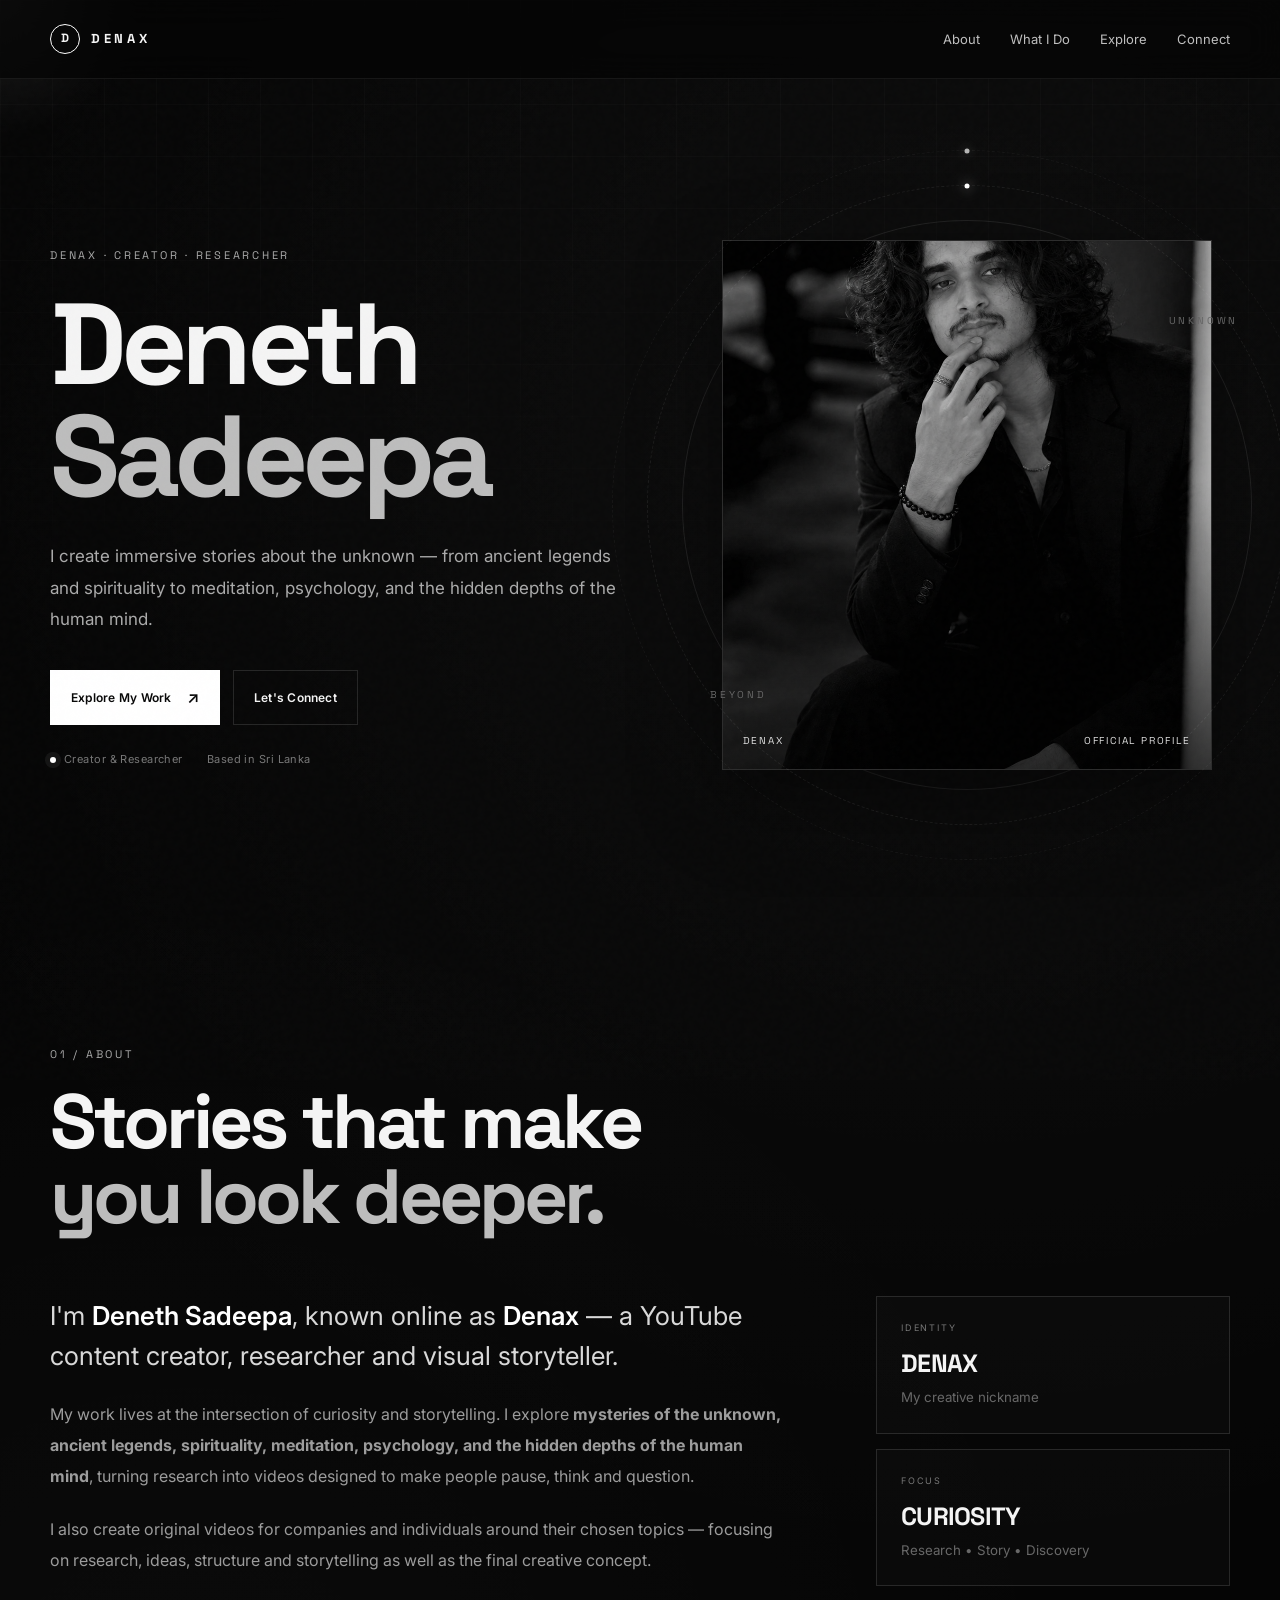
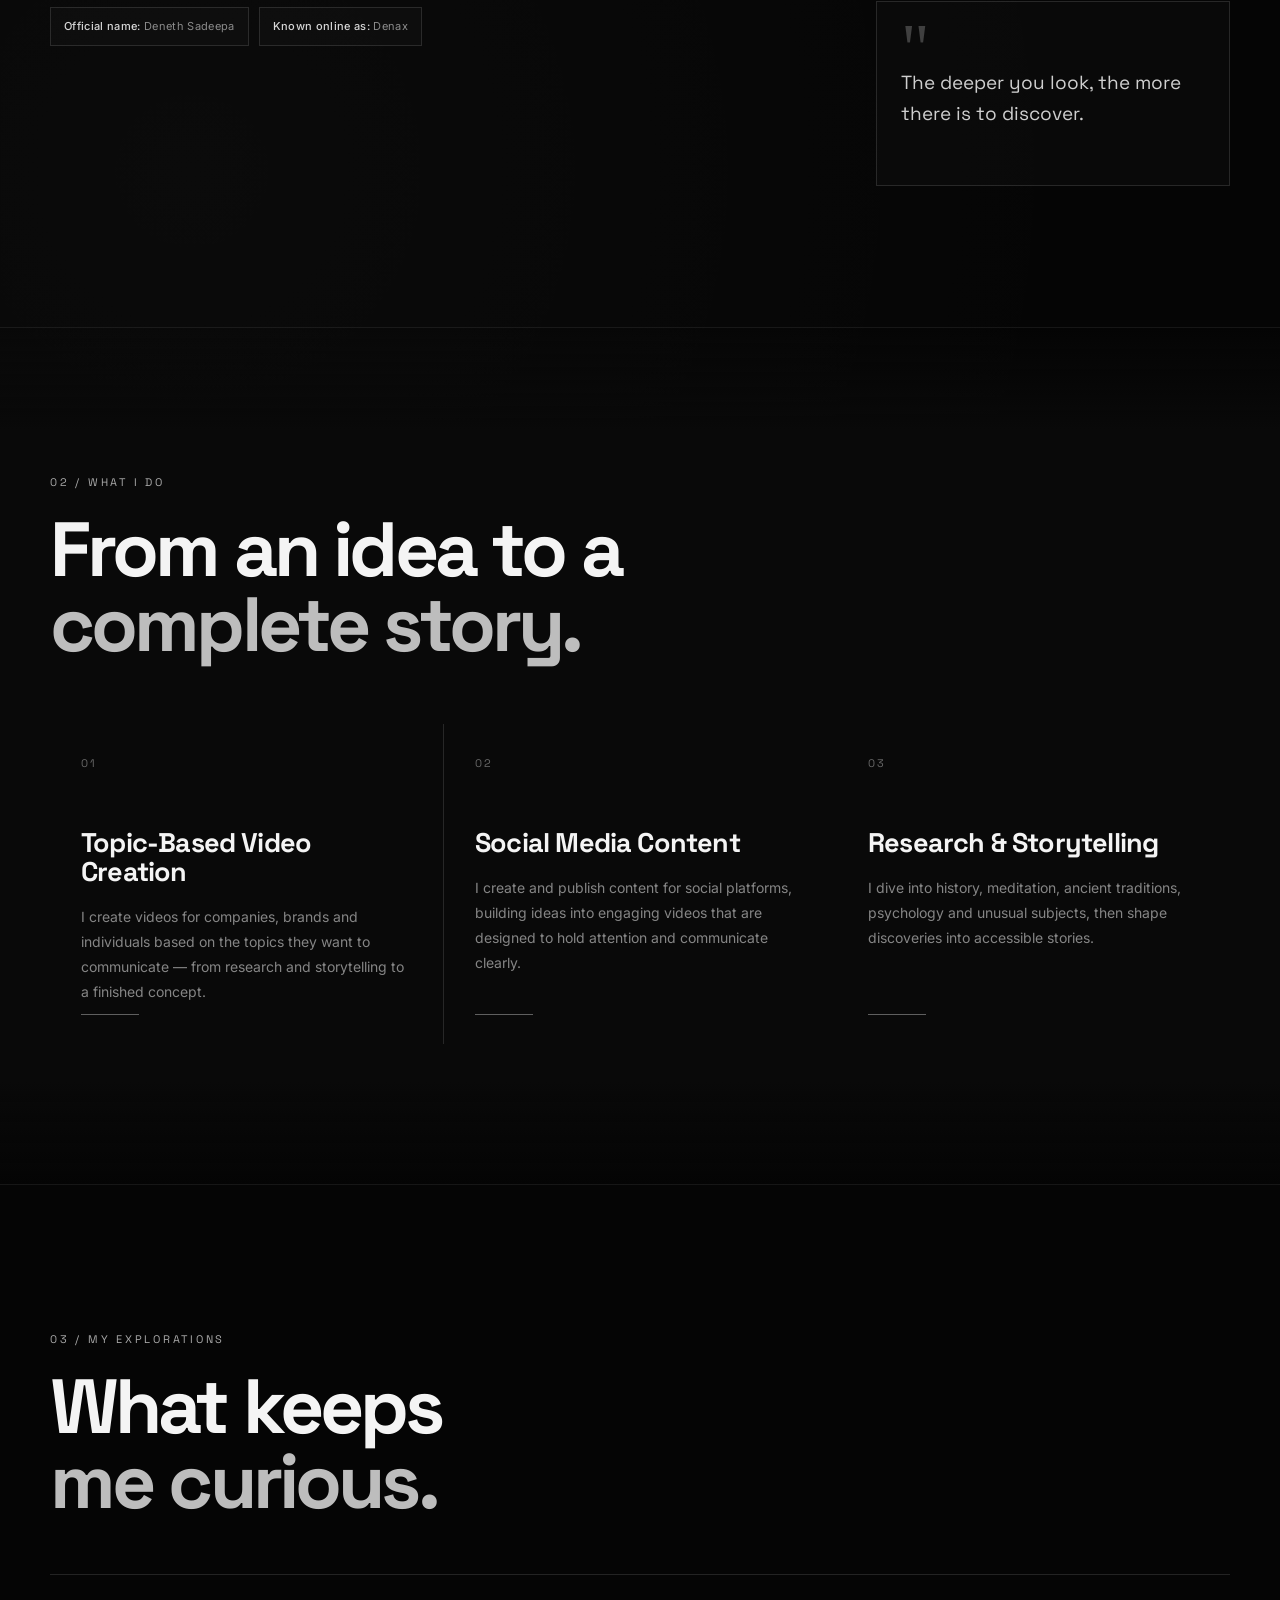
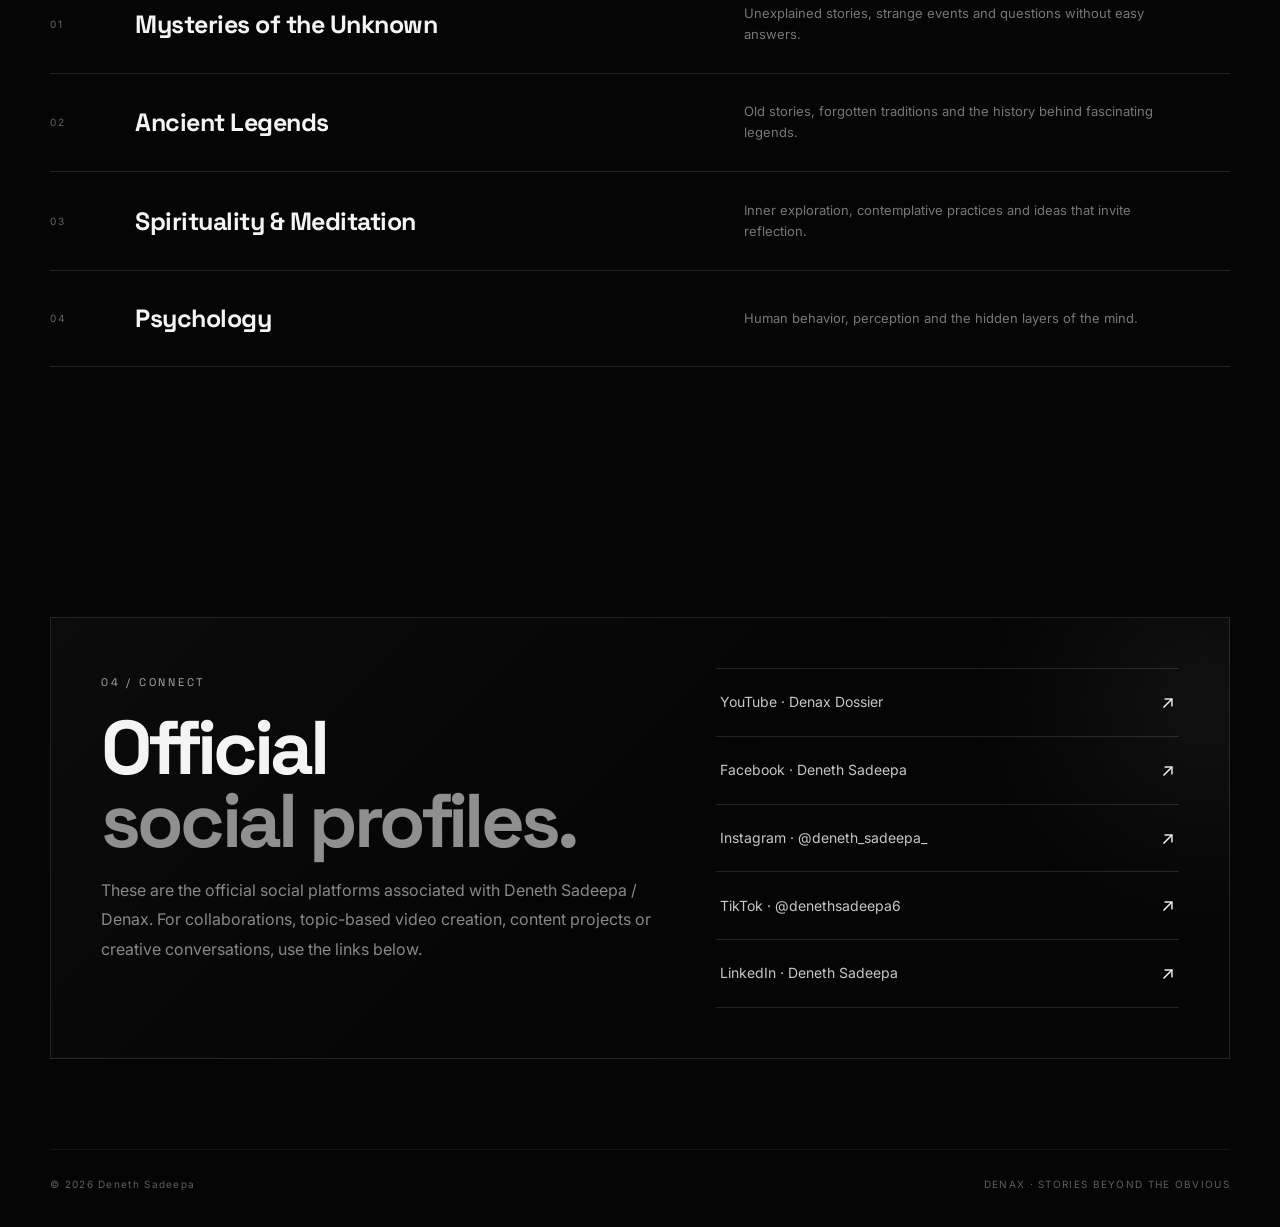
<file: index.html>
<!DOCTYPE html>
<html lang="en">
<head>
  <meta charset="UTF-8" />
  <meta name="viewport" content="width=device-width, initial-scale=1.0" />

  <!-- =====================================================
       PRIMARY SEO
       ===================================================== -->
  <title>Deneth Sadeepa | Denax — Creator & Researcher</title>
  <meta name="description" content="Deneth Sadeepa, known online as Denax — a YouTube content creator, researcher and visual storyteller exploring mysteries of the unknown, ancient legends, spirituality, meditation and psychology." />
  <meta name="author" content="Deneth Sadeepa" />
  <meta name="robots" content="index, follow, max-image-preview:large" />
  <meta name="theme-color" content="#050505" />
  <meta name="color-scheme" content="dark" />
  <meta name="format-detection" content="telephone=no" />

  <!-- Keywords (low priority for modern SEO, but harmless) -->
  <meta name="keywords" content="Deneth Sadeepa, Denax, Denax Dossier, YouTube creator, researcher, visual storyteller, mysteries, ancient legends, spirituality, meditation, psychology, Sri Lanka" />

  <!-- Canonical URL: keep this free of the #home fragment -->
  <link rel="canonical" href="https://denax999.github.io/deneth-sadeepaa-website/" />

  <!-- =====================================================
       OPEN GRAPH (Facebook, LinkedIn, WhatsApp, etc.)
       ===================================================== -->
  <meta property="og:type" content="profile" />
  <meta property="og:site_name" content="Deneth Sadeepa | Denax" />
  <meta property="og:locale" content="en_US" />
  <meta property="og:title" content="Deneth Sadeepa | Denax" />
  <meta property="og:description" content="Official website of Deneth Sadeepa (Denax) — YouTube content creator, researcher and visual storyteller." />
  <meta property="og:url" content="https://denax999.github.io/deneth-sadeepaa-website/" />
  <meta property="og:image" content="https://denax999.github.io/deneth-sadeepaa-website/assets/profile.jpg" />
  <meta property="og:image:alt" content="Portrait of Deneth Sadeepa" />
  <meta property="og:image:width" content="941" />
  <meta property="og:image:height" content="1672" />
  <meta property="profile:first_name" content="Deneth" />
  <meta property="profile:last_name" content="Sadeepa" />
  <meta property="profile:username" content="denax" />

  <!-- =====================================================
       X / TWITTER CARD
       ===================================================== -->
  <meta name="twitter:card" content="summary_large_image" />
  <meta name="twitter:title" content="Deneth Sadeepa | Denax" />
  <meta name="twitter:description" content="Official website of Deneth Sadeepa (Denax) — YouTube content creator, researcher and visual storyteller." />
  <meta name="twitter:image" content="https://denax999.github.io/deneth-sadeepaa-website/assets/profile.jpg" />
  <meta name="twitter:image:alt" content="Portrait of Deneth Sadeepa" />

  <!-- =====================================================
       FAVICON (inline SVG — no extra file needed)
       ===================================================== -->
  <link rel="icon" href="data:image/svg+xml,%3Csvg xmlns='http://www.w3.org/2000/svg' viewBox='0 0 100 100'%3E%3Crect width='100' height='100' fill='%23050505'/%3E%3Ccircle cx='50' cy='50' r='30' fill='none' stroke='%23ffffff' stroke-width='2'/%3E%3Ctext x='50' y='62' font-family='Arial' font-size='34' font-weight='700' fill='%23ffffff' text-anchor='middle'%3ED%3C/text%3E%3C/svg%3E" />
  <link rel="apple-touch-icon" href="data:image/svg+xml,%3Csvg xmlns='http://www.w3.org/2000/svg' viewBox='0 0 100 100'%3E%3Crect width='100' height='100' fill='%23050505'/%3E%3Ctext x='50' y='68' font-family='Arial' font-size='52' font-weight='700' fill='%23ffffff' text-anchor='middle'%3ED%3C/text%3E%3C/svg%3E" />

  <!-- =====================================================
       STRUCTURED DATA — schema.org (Profile)
       ===================================================== -->
  <script type="application/ld+json">
  {
    "@context": "https://schema.org",
    "@graph": [
      {
        "@type": "WebSite",
        "@id": "https://denax999.github.io/deneth-sadeepaa-website/#website",
        "url": "https://denax999.github.io/deneth-sadeepaa-website/",
        "name": "Deneth Sadeepa | Denax",
        "inLanguage": "en",
        "publisher": {
          "@id": "https://denax999.github.io/deneth-sadeepaa-website/#person"
        }
      },
      {
        "@type": "ProfilePage",
        "@id": "https://denax999.github.io/deneth-sadeepaa-website/#profilepage",
        "url": "https://denax999.github.io/deneth-sadeepaa-website/",
        "name": "Deneth Sadeepa | Denax",
        "isPartOf": {
          "@id": "https://denax999.github.io/deneth-sadeepaa-website/#website"
        },
        "mainEntity": {
          "@id": "https://denax999.github.io/deneth-sadeepaa-website/#person"
        },
        "inLanguage": "en"
      },
      {
        "@type": "Person",
        "@id": "https://denax999.github.io/deneth-sadeepaa-website/#person",
        "name": "Deneth Sadeepa",
        "alternateName": "Denax",
        "url": "https://denax999.github.io/deneth-sadeepaa-website/",
        "image": "https://denax999.github.io/deneth-sadeepaa-website/assets/profile.jpg",
        "description": "Deneth Sadeepa, known online as Denax, is a YouTube content creator, researcher and visual storyteller exploring mysteries of the unknown, ancient legends, spirituality, meditation and psychology.",
        "jobTitle": [
          "YouTube Content Creator",
          "Researcher",
          "Visual Storyteller"
        ],
        "knowsAbout": [
          "Mysteries of the Unknown",
          "Ancient Legends",
          "Spirituality",
          "Meditation",
          "Psychology",
          "Storytelling",
          "Video Creation"
        ],
        "nationality": {
          "@type": "Country",
          "name": "Sri Lanka"
        },
        "sameAs": [
          "https://www.youtube.com/@denaxdossier",
          "https://www.instagram.com/deneth_sadeepa_/",
          "https://www.tiktok.com/@denethsadeepa6",
          "https://www.linkedin.com/in/deneth-sadeepa-766542432"
        ]
      }
    ]
  }
  </script>

  <!-- =====================================================
       FONTS
       ===================================================== -->
  <link rel="preconnect" href="https://fonts.googleapis.com">
  <link rel="preconnect" href="https://fonts.gstatic.com" crossorigin>
  <link href="https://fonts.googleapis.com/css2?family=Inter:wght@300;400;500;600;700;800&family=Space+Grotesk:wght@500;600;700&display=swap" rel="stylesheet">

  <!-- =====================================================
       STYLES
       ===================================================== -->
  <link rel="stylesheet" href="style.css" />
</head>
<body>
  <!-- Scroll progress bar -->
  <div class="scroll-progress" id="scrollProgress" aria-hidden="true"></div>

  <!-- Ambient backgrounds -->
  <div class="noise" aria-hidden="true"></div>
  <div class="cursor-glow" aria-hidden="true"></div>

  <!-- =====================================================
       NAVIGATION
       ===================================================== -->
  <header class="nav-wrap" id="navWrap">
    <nav class="nav container" aria-label="Primary navigation">
      <a class="brand" href="#home" aria-label="Deneth Sadeepa — home">
        <span class="brand-mark" aria-hidden="true">D</span>
        <span>DENAX</span>
      </a>
      <button class="menu-btn" id="menuBtn" type="button" aria-label="Toggle navigation menu" aria-expanded="false" aria-controls="navLinks">
        <span aria-hidden="true"></span><span aria-hidden="true"></span><span aria-hidden="true"></span>
      </button>
      <div class="nav-links" id="navLinks">
        <a href="#about">About</a>
        <a href="#work">What I Do</a>
        <a href="#explore">Explore</a>
        <a href="#connect">Connect</a>
      </div>
    </nav>
  </header>

  <main>
    <!-- =====================================================
         HERO
         ===================================================== -->
    <section id="home" class="hero container">
      <div class="hero-copy reveal">
        <p class="eyebrow">DENAX · CREATOR · RESEARCHER</p>
        <h1>Deneth<br><span>Sadeepa</span></h1>
        <p class="hero-text">
          I create immersive stories about the unknown — from ancient legends and spirituality
          to meditation, psychology, and the hidden depths of the human mind.
        </p>
        <div class="hero-actions">
          <a href="#work" class="btn btn-solid">Explore My Work <span aria-hidden="true">↗</span></a>
          <a href="#connect" class="btn btn-ghost">Let's Connect</a>
        </div>
        <div class="hero-meta">
          <span><i aria-hidden="true"></i> Creator &amp; Researcher</span>
          <span>Based in Sri Lanka</span>
        </div>
      </div>

      <div class="hero-visual reveal delay-1">
        <div class="portrait-ring" aria-hidden="true"></div>
        <div class="portrait-card">
          <img
            src="assets/profile.jpg"
            alt="Deneth Sadeepa, also known online as Denax"
            width="941"
            height="1672"
            fetchpriority="high"
            decoding="async"
          />
          <div class="portrait-overlay" aria-hidden="true"></div>
          <div class="portrait-label">
            <span>DENAX</span>
            <span>OFFICIAL PROFILE</span>
          </div>
        </div>
        <div class="orbit orbit-1" aria-hidden="true"></div>
        <div class="orbit orbit-2" aria-hidden="true"></div>
        <span class="floating-word word-1" aria-hidden="true">UNKNOWN</span>
        <span class="floating-word word-2" aria-hidden="true">BEYOND</span>
      </div>
    </section>

    <!-- =====================================================
         ABOUT
         ===================================================== -->
    <section id="about" class="section container">
      <div class="section-head reveal">
        <p class="eyebrow">01 / ABOUT</p>
        <h2>Stories that make<br><span>you look deeper.</span></h2>
      </div>

      <div class="about-grid">
        <div class="about-main reveal">
          <p class="big-copy">
            I'm <strong>Deneth Sadeepa</strong>, known online as <strong>Denax</strong> —
            a YouTube content creator, researcher and visual storyteller.
          </p>
          <p>
            My work lives at the intersection of curiosity and storytelling. I explore
            <b>mysteries of the unknown, ancient legends, spirituality, meditation,
            psychology, and the hidden depths of the human mind</b>, turning research into
            videos designed to make people pause, think and question.
          </p>
          <p>
            I also create original videos for companies and individuals around their chosen
            topics — focusing on research, ideas, structure and storytelling as well as the
            final creative concept.
          </p>
          <div class="identity-line" aria-label="Professional identity">
            <span><b>Official name:</b> Deneth Sadeepa</span>
            <span><b>Known online as:</b> Denax</span>
          </div>
        </div>

        <aside class="about-side reveal delay-1">
          <div class="stat-card">
            <span>IDENTITY</span>
            <strong>DENAX</strong>
            <small>My creative nickname</small>
          </div>
          <div class="stat-card">
            <span>FOCUS</span>
            <strong>CURIOSITY</strong>
            <small>Research • Story • Discovery</small>
          </div>
          <div class="quote-card">
            <span class="quote-mark" aria-hidden="true">"</span>
            <p>The deeper you look, the more there is to discover.</p>
          </div>
        </aside>
      </div>
    </section>

    <!-- =====================================================
         WHAT I DO
         ===================================================== -->
    <section id="work" class="section section-dark">
      <div class="container">
        <div class="section-head reveal">
          <p class="eyebrow">02 / WHAT I DO</p>
          <h2>From an idea to a<br><span>complete story.</span></h2>
        </div>

        <div class="work-grid">
          <article class="work-card reveal">
            <div class="work-number">01</div>
            <h3>Topic-Based Video Creation</h3>
            <p>
              I create videos for companies, brands and individuals based on the topics
              they want to communicate — from research and storytelling to a finished concept.
            </p>
            <span class="work-line" aria-hidden="true"></span>
          </article>

          <article class="work-card reveal delay-1">
            <div class="work-number">02</div>
            <h3>Social Media Content</h3>
            <p>
              I create and publish content for social platforms, building ideas into
              engaging videos that are designed to hold attention and communicate clearly.
            </p>
            <span class="work-line" aria-hidden="true"></span>
          </article>

          <article class="work-card reveal delay-2">
            <div class="work-number">03</div>
            <h3>Research &amp; Storytelling</h3>
            <p>
              I dive into history, meditation, ancient traditions, psychology and unusual
              subjects, then shape discoveries into accessible stories.
            </p>
            <span class="work-line" aria-hidden="true"></span>
          </article>
        </div>
      </div>
    </section>

    <!-- =====================================================
         EXPLORE
         ===================================================== -->
    <section id="explore" class="section container">
      <div class="section-head reveal">
        <p class="eyebrow">03 / MY EXPLORATIONS</p>
        <h2>What keeps<br><span>me curious.</span></h2>
      </div>

      <div class="explore-list">
        <div class="explore-item reveal">
          <span>01</span>
          <h3>Mysteries of the Unknown</h3>
          <p>Unexplained stories, strange events and questions without easy answers.</p>
        </div>
        <div class="explore-item reveal delay-1">
          <span>02</span>
          <h3>Ancient Legends</h3>
          <p>Old stories, forgotten traditions and the history behind fascinating legends.</p>
        </div>
        <div class="explore-item reveal delay-2">
          <span>03</span>
          <h3>Spirituality &amp; Meditation</h3>
          <p>Inner exploration, contemplative practices and ideas that invite reflection.</p>
        </div>
        <div class="explore-item reveal delay-3">
          <span>04</span>
          <h3>Psychology</h3>
          <p>Human behavior, perception and the hidden layers of the mind.</p>
        </div>
      </div>
    </section>

    <!-- =====================================================
         CONNECT
         ===================================================== -->
    <section id="connect" class="section connect-section">
      <div class="container connect-box reveal">
        <div>
          <p class="eyebrow">04 / CONNECT</p>
          <h2>Official<br><span>social profiles.</span></h2>
          <p class="connect-text">
            These are the official social platforms associated with Deneth Sadeepa / Denax.
            For collaborations, topic-based video creation, content projects or creative
            conversations, use the links below.
          </p>
        </div>
        <div class="socials" aria-label="Official social profiles">
          <a class="social" href="https://youtube.com/@denaxdossier" target="_blank" rel="me noopener noreferrer" aria-label="YouTube — Denax Dossier">
            <span>YouTube · Denax Dossier</span><b aria-hidden="true">↗</b>
          </a>
          <a class="social" href="https://www.facebook.com/share/1CtqYSfuoV/?mibextid=wwXIfr" target="_blank" rel="me noopener noreferrer" aria-label="Facebook — Deneth Sadeepa">
            <span>Facebook · Deneth Sadeepa</span><b aria-hidden="true">↗</b>
          </a>
          <a class="social" href="https://www.instagram.com/deneth_sadeepa_/" target="_blank" rel="me noopener noreferrer" aria-label="Instagram — Deneth Sadeepa">
            <span>Instagram · @deneth_sadeepa_</span><b aria-hidden="true">↗</b>
          </a>
          <a class="social" href="https://www.tiktok.com/@denethsadeepa6" target="_blank" rel="me noopener noreferrer" aria-label="TikTok — Deneth Sadeepa">
            <span>TikTok · @denethsadeepa6</span><b aria-hidden="true">↗</b>
          </a>
          <a class="social" href="https://www.linkedin.com/in/deneth-sadeepa-766542432" target="_blank" rel="me noopener noreferrer" aria-label="LinkedIn — Deneth Sadeepa">
            <span>LinkedIn · Deneth Sadeepa</span><b aria-hidden="true">↗</b>
          </a>
        </div>
      </div>
    </section>
  </main>

  <!-- =====================================================
       FOOTER
       ===================================================== -->
  <footer class="footer container">
    <div>© <span id="year"></span> Deneth Sadeepa</div>
    <div>DENAX · STORIES BEYOND THE OBVIOUS</div>
  </footer>

  <!-- =====================================================
       SCRIPTS
       ===================================================== -->
  <script src="script.js"></script>
</body>
</html>
</file>
<file: style.css>
/* =====================================================
   DESIGN TOKENS
   ===================================================== */
:root{
  --bg:#050505;
  --panel:#0b0b0b;
  --panel-2:#101010;
  --line:rgba(255,255,255,.12);
  --line-soft:rgba(255,255,255,.07);
  --text:#f4f4f4;
  --muted:#9d9d9d;
  --white:#fff;
  --shadow:0 30px 80px rgba(0,0,0,.45);

  --nav-h:78px;
  --ease:cubic-bezier(.16,1,.3,1);
  --ease-soft:cubic-bezier(.2,.7,.2,1);
}

/* =====================================================
   RESET
   ===================================================== */
*,*::before,*::after{box-sizing:border-box;margin:0;padding:0}

html{
  scroll-behavior:smooth;
  scroll-padding-top:calc(var(--nav-h) + 20px);
  -webkit-text-size-adjust:100%;
}

body{
  background:
    radial-gradient(circle at 75% 10%, rgba(255,255,255,.035), transparent 28%),
    radial-gradient(circle at 15% 40%, rgba(255,255,255,.025), transparent 32%),
    var(--bg);
  color:var(--text);
  font-family:Inter,system-ui,-apple-system,"Segoe UI",Arial,sans-serif;
  line-height:1.6;
  font-size:16px;
  overflow-x:hidden;
  min-height:100vh;
  -webkit-font-smoothing:antialiased;
  -moz-osx-font-smoothing:grayscale;
}

body:before{
  content:"";
  position:fixed; inset:0; pointer-events:none; z-index:-2;
  background-image:
    linear-gradient(rgba(255,255,255,.022) 1px,transparent 1px),
    linear-gradient(90deg,rgba(255,255,255,.022) 1px,transparent 1px);
  background-size:52px 52px;
  -webkit-mask-image:linear-gradient(to bottom,black,transparent 78%);
  mask-image:linear-gradient(to bottom,black,transparent 78%);
}

img,svg{display:block;max-width:100%;height:auto}
a{color:inherit;text-decoration:none}
button{font:inherit;color:inherit;background:none;border:0;cursor:pointer}

::selection{background:#fff;color:#050505}

:focus-visible{
  outline:1.5px solid #fff;
  outline-offset:4px;
}

.container{
  width:min(1180px,calc(100% - 44px));
  margin:0 auto;
}

/* =====================================================
   SCROLL PROGRESS BAR
   ===================================================== */
.scroll-progress{
  position:fixed;top:0;left:0;
  width:100%;height:1px;
  background:#fff;
  transform:scaleX(0);
  transform-origin:left;
  z-index:200;
  opacity:.9;
  will-change:transform;
}

/* =====================================================
   NOISE + CURSOR
   ===================================================== */
.noise{
  position:fixed;inset:-20%;opacity:.035;pointer-events:none;z-index:90;
  background-image:url("data:image/svg+xml,%3Csvg viewBox='0 0 220 220' xmlns='http://www.w3.org/2000/svg'%3E%3Cfilter id='n'%3E%3CfeTurbulence type='fractalNoise' baseFrequency='.9' numOctaves='3' stitchTiles='stitch'/%3E%3C/filter%3E%3Crect width='100%25' height='100%25' filter='url(%23n)' opacity='.5'/%3E%3C/svg%3E");
  animation:noiseShift .25s steps(2) infinite;
}

.cursor-glow{
  position:fixed;width:280px;height:280px;border-radius:50%;
  pointer-events:none;z-index:-1;
  transform:translate(-50%,-50%);
  background:radial-gradient(circle,rgba(255,255,255,.09),rgba(255,255,255,0) 68%);
  mix-blend-mode:screen;
  display:none;
  will-change:transform;
  transition:opacity .3s ease;
}
@media (pointer:fine){.cursor-glow{display:block}}

/* =====================================================
   NAVIGATION
   ===================================================== */
.nav-wrap{
  position:fixed;top:0;left:0;right:0;z-index:100;
  backdrop-filter:blur(16px);
  -webkit-backdrop-filter:blur(16px);
  background:rgba(5,5,5,.72);
  border-bottom:1px solid var(--line-soft);
  transition:background .35s var(--ease),border-color .35s var(--ease);
}
.nav-wrap.scrolled{
  background:rgba(5,5,5,.9);
  border-bottom-color:var(--line);
}

.nav{
  height:var(--nav-h);
  display:flex;align-items:center;justify-content:space-between;
}

.brand{
  display:flex;align-items:center;gap:11px;
  font-family:"Space Grotesk",sans-serif;
  font-size:13px;letter-spacing:.28em;font-weight:700;
}
.brand-mark{
  display:grid;place-items:center;
  width:30px;height:30px;
  border:1px solid #fff;border-radius:50%;
  font-size:12px;letter-spacing:0;
  transition:transform .5s var(--ease),background .3s ease,color .3s ease;
}
.brand:hover .brand-mark{
  transform:rotate(-8deg) scale(1.05);
  background:#fff;color:#050505;
}

.nav-links{
  display:flex;gap:30px;
  color:#bfbfbf;font-size:13px;
}
.nav-links a{
  position:relative;transition:color .25s var(--ease);
  padding:6px 0;
}
.nav-links a:after{
  content:"";position:absolute;left:0;bottom:0;
  width:0;height:1px;background:#fff;
  transition:width .3s var(--ease);
}
.nav-links a:hover{color:#fff}
.nav-links a:hover:after{width:100%}
.nav-links a.active{color:#fff}
.nav-links a.active:after{width:100%}

.menu-btn{
  display:none;
  width:40px;height:40px;
  position:relative;
  border-radius:50%;
  transition:background .25s ease;
}
.menu-btn:hover{background:rgba(255,255,255,.05)}
.menu-btn span{
  display:block;width:21px;height:1px;background:#fff;
  margin:5px auto;
  transition:transform .35s var(--ease),opacity .25s ease;
}
.menu-btn[aria-expanded="true"] span:nth-child(1){transform:translateY(6px) rotate(45deg)}
.menu-btn[aria-expanded="true"] span:nth-child(2){opacity:0}
.menu-btn[aria-expanded="true"] span:nth-child(3){transform:translateY(-6px) rotate(-45deg)}

/* =====================================================
   HERO
   ===================================================== */
.hero{
  min-height:100vh;
  min-height:100svh;
  display:grid;
  grid-template-columns:1.05fr .95fr;
  gap:70px;
  align-items:center;
  padding-top:110px;
  position:relative;
}

.eyebrow{
  font-family:"Space Grotesk",sans-serif;
  font-size:11px;letter-spacing:.25em;color:#aaa;
  display:inline-block;
}

.hero h1,.section-head h2,.connect-box h2{
  font-family:"Space Grotesk",sans-serif;
  letter-spacing:-.05em;line-height:.98;
}
.hero h1{
  font-size:clamp(62px,9vw,118px);
  margin:22px 0 27px;
  font-weight:700;
}
.hero h1 span,.section-head h2 span{color:#bdbdbd}

.hero-text{
  max-width:620px;color:#ababab;
  font-size:17px;line-height:1.85;
}
.hero-actions{
  display:flex;gap:13px;margin-top:34px;flex-wrap:wrap;
}
.btn{
  display:inline-flex;align-items:center;gap:15px;
  padding:14px 20px;
  border:1px solid var(--line);
  font-size:12px;font-weight:600;
  letter-spacing:.02em;
  position:relative;overflow:hidden;
  transition:transform .35s var(--ease),background .35s var(--ease),color .35s var(--ease),border-color .35s var(--ease),box-shadow .35s var(--ease);
  min-height:48px;
}
.btn span{font-size:16px;transition:transform .35s var(--ease)}
.btn-solid{background:#fff;color:#080808;border-color:#fff}
.btn-solid:hover{
  transform:translateY(-3px);
  box-shadow:0 15px 40px rgba(255,255,255,.12);
}
.btn-solid:hover span{transform:translate(3px,-3px)}
.btn-ghost:hover{background:#fff;color:#080808;border-color:#fff}

.hero-meta{
  display:flex;gap:24px;margin-top:26px;
  color:#777;font-size:11px;letter-spacing:.04em;
}
.hero-meta span{display:flex;align-items:center;gap:8px}
.hero-meta i{
  width:6px;height:6px;background:#fff;border-radius:50%;
  box-shadow:0 0 0 5px rgba(255,255,255,.06);
  animation:pulseDot 2.4s ease-in-out infinite;
}
@keyframes pulseDot{
  0%,100%{opacity:1;transform:scale(1)}
  50%{opacity:.55;transform:scale(.85)}
}

/* Hero visual */
.hero-visual{
  position:relative;
  min-height:620px;
  display:grid;place-items:center;
}

.portrait-card{
  width:min(490px,78vw);
  aspect-ratio:1/1.08;
  position:relative;
  border:1px solid rgba(255,255,255,.14);
  overflow:hidden;
  box-shadow:var(--shadow);
  background:#090909;
  transition:transform .6s var(--ease),border-color .6s var(--ease);
}
.portrait-card:hover{
  transform:translateY(-6px);
  border-color:rgba(255,255,255,.28);
}
.portrait-card img{
  width:100%;height:100%;object-fit:cover;object-position:center;
  filter:grayscale(1) contrast(1.06) brightness(.84);
  transform:scale(1.02);
  transition:transform 1.1s var(--ease-soft),filter .8s ease;
}
.portrait-card:hover img{
  transform:scale(1.06);
  filter:grayscale(.85) contrast(1.08) brightness(.9);
}
.portrait-overlay{
  position:absolute;inset:0;
  background:linear-gradient(to bottom,transparent 45%,rgba(0,0,0,.72) 100%);
  pointer-events:none;
}
.portrait-label{
  position:absolute;bottom:20px;left:20px;right:20px;
  display:flex;justify-content:space-between;
  font-family:"Space Grotesk",sans-serif;
  font-size:10px;letter-spacing:.18em;color:#ddd;
}

.portrait-ring{
  position:absolute;
  width:570px;height:570px;
  border:1px solid rgba(255,255,255,.09);
  border-radius:50%;
  animation:spin 18s linear infinite;
  pointer-events:none;
}

.orbit{
  position:absolute;border:1px dashed rgba(255,255,255,.07);
  border-radius:50%;pointer-events:none;
}
.orbit-1{width:640px;height:640px;animation:spinReverse 26s linear infinite}
.orbit-2{width:710px;height:710px;opacity:.7;animation:spin 34s linear infinite}

.orbit::before{
  content:"";position:absolute;top:0;left:50%;
  width:5px;height:5px;border-radius:50%;
  background:#fff;
  transform:translate(-50%,-50%);
  box-shadow:0 0 12px rgba(255,255,255,.6);
}

.floating-word{
  position:absolute;
  font-family:"Space Grotesk",sans-serif;
  letter-spacing:.28em;font-size:10px;color:#666;
  animation:floatY 7s ease-in-out infinite;
}
.word-1{right:-8px;top:19%}
.word-2{left:7px;bottom:18%;animation-delay:-3.5s}

@keyframes floatY{
  0%,100%{transform:translateY(0)}
  50%{transform:translateY(-10px)}
}

/* =====================================================
   SECTIONS
   ===================================================== */
.section{padding:140px 0;position:relative}
.section-dark{
  background:linear-gradient(to bottom,transparent,#090909 12%,#090909 88%,transparent);
  border-top:1px solid var(--line-soft);
  border-bottom:1px solid var(--line-soft);
}
.section-head h2{
  font-size:clamp(46px,6vw,78px);
  margin-top:18px;font-weight:700;
}

/* =====================================================
   ABOUT
   ===================================================== */
.about-grid{
  display:grid;
  grid-template-columns:1.35fr .65fr;
  gap:90px;
  margin-top:62px;
}
.about-main{max-width:760px}
.about-main p{
  color:#9c9c9c;font-size:16px;
  line-height:1.95;margin-bottom:22px;
}
.about-main .big-copy{
  font-size:26px;line-height:1.55;color:#d8d8d8;
}
.about-main strong{color:#fff;font-weight:600}

.about-side{display:grid;gap:15px;align-content:start}

.stat-card,.quote-card{
  padding:24px;
  border:1px solid var(--line);
  background:rgba(255,255,255,.018);
  transition:transform .5s var(--ease),border-color .5s var(--ease),background .5s var(--ease);
}
.stat-card:hover,.quote-card:hover{
  transform:translateY(-4px);
  border-color:rgba(255,255,255,.22);
  background:rgba(255,255,255,.03);
}
.stat-card span{
  display:block;font-size:9px;letter-spacing:.2em;
  color:#777;margin-bottom:8px;
}
.stat-card strong{
  font-family:"Space Grotesk",sans-serif;
  font-size:25px;letter-spacing:-.03em;font-weight:700;
}
.stat-card small{display:block;color:#686868;margin-top:4px}

.quote-card{position:relative;min-height:185px}
.quote-mark{
  font-family:Georgia,serif;
  font-size:70px;line-height:.6;color:#404040;
  position:absolute;top:26px;left:24px;
}
.quote-card p{
  padding-top:42px;
  font-family:"Space Grotesk",sans-serif;
  font-size:19px;color:#cfcfcf;
}

.identity-line{
  display:flex;flex-wrap:wrap;gap:10px;margin-top:30px;
}
.identity-line span{
  border:1px solid var(--line);
  background:rgba(255,255,255,.02);
  padding:10px 13px;
  color:#8b8b8b;font-size:11px;letter-spacing:.03em;
  transition:border-color .3s ease,color .3s ease;
}
.identity-line span:hover{border-color:rgba(255,255,255,.24);color:#cfcfcf}
.identity-line b{color:#d7d7d7;font-weight:500}

/* =====================================================
   WORK
   ===================================================== */
.work-grid{
  display:grid;
  grid-template-columns:repeat(3,1fr);
  gap:1px;
  background:var(--line);
  margin-top:62px;
}
.work-card{
  position:relative;
  min-height:320px;
  padding:31px;
  background:#090909;
  overflow:hidden;
  transition:background .5s var(--ease);
  container-type:inline-size;
}
.work-card:before{
  content:"";
  position:absolute;inset:0;
  background:radial-gradient(circle at 80% 0%,rgba(255,255,255,.05),transparent 55%);
  opacity:0;transition:opacity .6s var(--ease);
  pointer-events:none;
}
.work-card:hover{background:#0c0c0c}
.work-card:hover:before{opacity:1}

.work-number{
  font-family:"Space Grotesk",sans-serif;
  font-size:11px;color:#686868;letter-spacing:.2em;
}
.work-card h3{
  font-family:"Space Grotesk",sans-serif;
  font-size:27px;line-height:1.08;
  letter-spacing:-.03em;
  margin:55px 0 18px;
  font-weight:700;
}
.work-card p{
  color:#858585;line-height:1.8;
  font-size:14px;max-width:340px;
}
.work-line{
  position:absolute;left:31px;bottom:29px;
  width:58px;height:1px;background:#fff;
  opacity:.35;
  transition:width .5s var(--ease),opacity .4s ease;
}
.work-card:hover .work-line{width:115px;opacity:1}

/* =====================================================
   EXPLORE
   ===================================================== */
.explore-list{
  margin-top:55px;
  border-top:1px solid var(--line);
}
.explore-item{
  display:grid;
  grid-template-columns:60px 1.2fr 1fr;
  gap:25px;align-items:center;
  padding:28px 0;
  border-bottom:1px solid var(--line);
  transition:padding .4s var(--ease),background .4s var(--ease);
  position:relative;
}
.explore-item:hover{
  padding-left:14px;
  background:rgba(255,255,255,.014);
}
.explore-item span{
  font-size:10px;color:#666;letter-spacing:.15em;
}
.explore-item h3{
  font-family:"Space Grotesk",sans-serif;
  font-size:25px;letter-spacing:-.02em;font-weight:700;
  transition:color .3s ease;
}
.explore-item:hover h3{color:#fff}
.explore-item p{color:#777;font-size:13px;max-width:430px}

/* =====================================================
   CONNECT
   ===================================================== */
.connect-section{padding-top:110px;padding-bottom:90px}

.connect-box{
  display:grid;
  grid-template-columns:1.1fr .9fr;
  gap:50px;
  padding:50px;
  border:1px solid var(--line);
  background:linear-gradient(135deg,rgba(255,255,255,.03),transparent 55%);
  position:relative;
  overflow:hidden;
}
.connect-box:before{
  content:"";
  position:absolute;top:-40%;right:-20%;
  width:520px;height:520px;
  background:radial-gradient(circle,rgba(255,255,255,.05),transparent 65%);
  pointer-events:none;
}
.connect-box h2{
  font-size:clamp(44px,6vw,76px);
  line-height:.96;letter-spacing:-.05em;
  margin:18px 0;font-weight:700;
  position:relative;
}
.connect-box h2 span{color:#8f8f8f}
.connect-text{
  color:#888;max-width:610px;line-height:1.85;
  position:relative;
}

.socials{
  align-self:end;
  border-top:1px solid var(--line);
  position:relative;
}
.social{
  display:flex;align-items:center;justify-content:space-between;
  padding:19px 4px;
  border-bottom:1px solid var(--line);
  font-size:14px;
  transition:padding .35s var(--ease),background .35s var(--ease);
  min-height:56px;
}
.social span{color:#c7c7c7;transition:color .3s ease}
.social b{
  font-size:18px;font-weight:400;
  transition:transform .35s var(--ease),color .3s ease;
}
.social:hover{padding-left:12px;padding-right:0}
.social:hover span{color:#fff}
.social:hover b{transform:translate(4px,-4px);color:#fff}

/* =====================================================
   FOOTER
   ===================================================== */
.footer{
  display:flex;justify-content:space-between;gap:20px;
  padding:26px 0 35px;
  color:#5e5e5e;font-size:10px;letter-spacing:.13em;
  border-top:1px solid var(--line-soft);
}

/* =====================================================
   REVEAL ANIMATIONS
   ===================================================== */
.reveal{
  opacity:0;
  transform:translateY(24px);
  transition:opacity .9s var(--ease),transform .9s var(--ease);
  will-change:opacity,transform;
}
.reveal.visible{opacity:1;transform:translateY(0)}
.delay-1{transition-delay:.12s}
.delay-2{transition-delay:.22s}
.delay-3{transition-delay:.32s}

/* =====================================================
   KEYFRAMES
   ===================================================== */
@keyframes spin{to{transform:rotate(360deg)}}
@keyframes spinReverse{to{transform:rotate(-360deg)}}
@keyframes noiseShift{
  0%{transform:translate(0,0)}
  25%{transform:translate(2%,-1%)}
  50%{transform:translate(-1%,2%)}
  75%{transform:translate(1%,1%)}
  100%{transform:translate(0,0)}
}

/* =====================================================
   RESPONSIVE — TABLET (≤ 900px)
   ===================================================== */
@media (max-width:900px){
  :root{--nav-h:70px}

  .hero{
    grid-template-columns:1fr;
    gap:45px;
    padding-top:135px;
    min-height:auto;
  }
  .hero-visual{min-height:560px}
  .portrait-ring{width:520px;height:520px}
  .orbit-1{width:580px;height:580px}
  .orbit-2{width:630px;height:630px}

  .about-grid,.connect-box{grid-template-columns:1fr}
  .about-grid{gap:42px}

  .work-grid{grid-template-columns:1fr 1fr}
  .work-card{min-height:290px}

  .connect-box{padding:40px}
}

/* =====================================================
   RESPONSIVE — MOBILE (≤ 700px)
   ===================================================== */
@media (max-width:700px){
  :root{--nav-h:64px}

  .container{width:min(100% - 28px,1180px)}

  .nav{height:var(--nav-h)}
  .brand{font-size:12px}

  .menu-btn{display:block}

  .nav-links{
    position:fixed;
    top:var(--nav-h);
    left:14px;right:14px;
    padding:14px;
    display:flex;
    flex-direction:column;
    gap:0;
    background:rgba(10,10,10,.98);
    backdrop-filter:blur(16px);
    -webkit-backdrop-filter:blur(16px);
    border:1px solid var(--line);
    border-radius:2px;
    opacity:0;
    transform:translateY(-12px);
    pointer-events:none;
    transition:opacity .3s ease,transform .4s var(--ease);
    max-height:calc(100vh - var(--nav-h) - 28px);
    overflow-y:auto;
  }
  .nav-links.open{
    opacity:1;
    transform:translateY(0);
    pointer-events:auto;
  }
  .nav-links a{
    padding:16px 6px;
    border-bottom:1px solid var(--line-soft);
    font-size:14px;
  }
  .nav-links a:last-child{border-bottom:0}
  .nav-links a:after{display:none}
  .nav-links a.active{color:#fff}
  .nav-links a.active:before{
    content:"";display:inline-block;
    width:6px;height:1px;background:#fff;
    margin-right:10px;vertical-align:middle;
  }

  .hero{padding-top:110px;gap:32px}
  .hero h1{font-size:clamp(54px,16vw,84px);margin:18px 0 22px}
  .hero-text{font-size:15px;line-height:1.75}
  .hero-actions{flex-direction:column;align-items:stretch;gap:10px;margin-top:28px}
  .btn{justify-content:center;width:100%}
  .hero-meta{flex-direction:column;gap:9px;margin-top:22px}

  .hero-visual{min-height:430px}
  .portrait-card{width:min(390px,86vw)}
  .portrait-ring{width:400px;height:400px}
  .orbit-1{width:445px;height:445px}
  .orbit-2{width:490px;height:490px}
  .word-1{right:0;top:12%}
  .word-2{left:0;bottom:12%}
  .floating-word{font-size:9px;letter-spacing:.22em}

  .section{padding:95px 0}
  .section-head h2{font-size:clamp(40px,11vw,58px)}

  .about-grid{margin-top:40px;gap:42px}
  .about-main .big-copy{font-size:22px}
  .about-main p{font-size:15px;line-height:1.8}

  .identity-line{flex-direction:column;align-items:stretch}
  .identity-line span{text-align:left}

  .work-grid{grid-template-columns:1fr;margin-top:48px}
  .work-card{min-height:260px;padding:26px}
  .work-card h3{margin:40px 0 16px;font-size:24px}
  .work-line{left:26px;bottom:24px}

  .explore-list{margin-top:44px}
  .explore-item{
    grid-template-columns:36px 1fr;
    gap:12px 14px;
    padding:24px 0;
  }
  .explore-item p{grid-column:2;font-size:12.5px}
  .explore-item h3{font-size:20px}
  .explore-item:hover{padding-left:8px}

  .connect-section{padding-top:80px;padding-bottom:60px}
  .connect-box{padding:30px 24px;gap:34px}
  .connect-box h2{font-size:clamp(38px,10vw,54px)}
  .connect-text{font-size:14px}

  .social{padding:16px 2px;font-size:13px}
  .social b{font-size:16px}

  .footer{
    flex-direction:column;gap:9px;
    text-align:left;
    padding:24px 0 40px;
  }
}

/* =====================================================
   RESPONSIVE — SMALL MOBILE (≤ 380px)
   ===================================================== */
@media (max-width:380px){
  .brand span:last-child{display:none}
  .hero h1{font-size:clamp(48px,18vw,72px)}
}

/* =====================================================
   PREFERS REDUCED MOTION
   ===================================================== */
@media (prefers-reduced-motion: reduce){
  html{scroll-behavior:auto}

  *,*::before,*::after{
    animation-duration:.01ms !important;
    animation-iteration-count:1 !important;
    transition-duration:.01ms !important;
  }

  .reveal{opacity:1;transform:none}
  .cursor-glow{display:none}
  .noise{animation:none}
  .portrait-ring,.orbit{animation:none}
  .floating-word{animation:none}
}

/* =====================================================
   TOUCH DEVICES — remove hover-only effects
   ===================================================== */
@media (hover:none){
  .portrait-card:hover{transform:none}
  .portrait-card:hover img{transform:scale(1.02);filter:grayscale(1) contrast(1.06) brightness(.84)}
  .work-card:hover:before{opacity:0}
  .explore-item:hover{padding-left:0;background:transparent}
  .social:hover{padding-left:4px}
}
</file>
